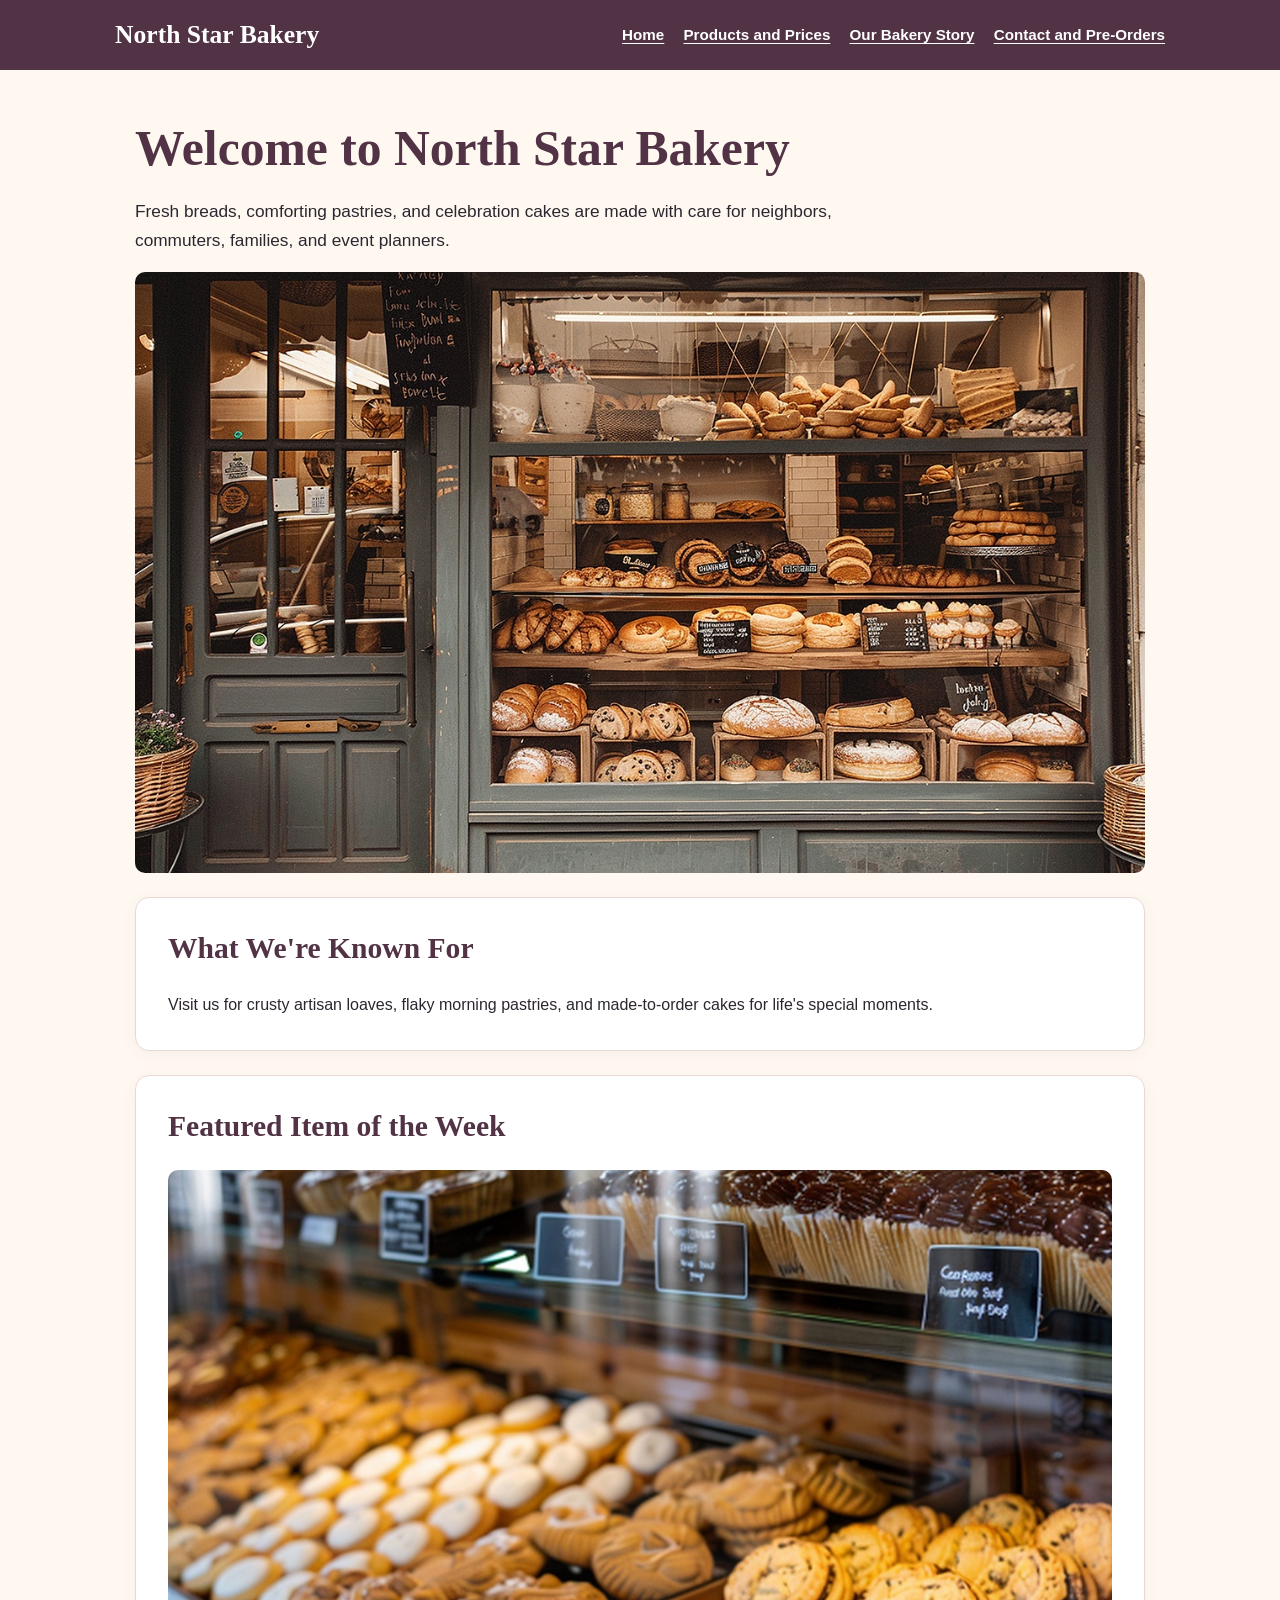
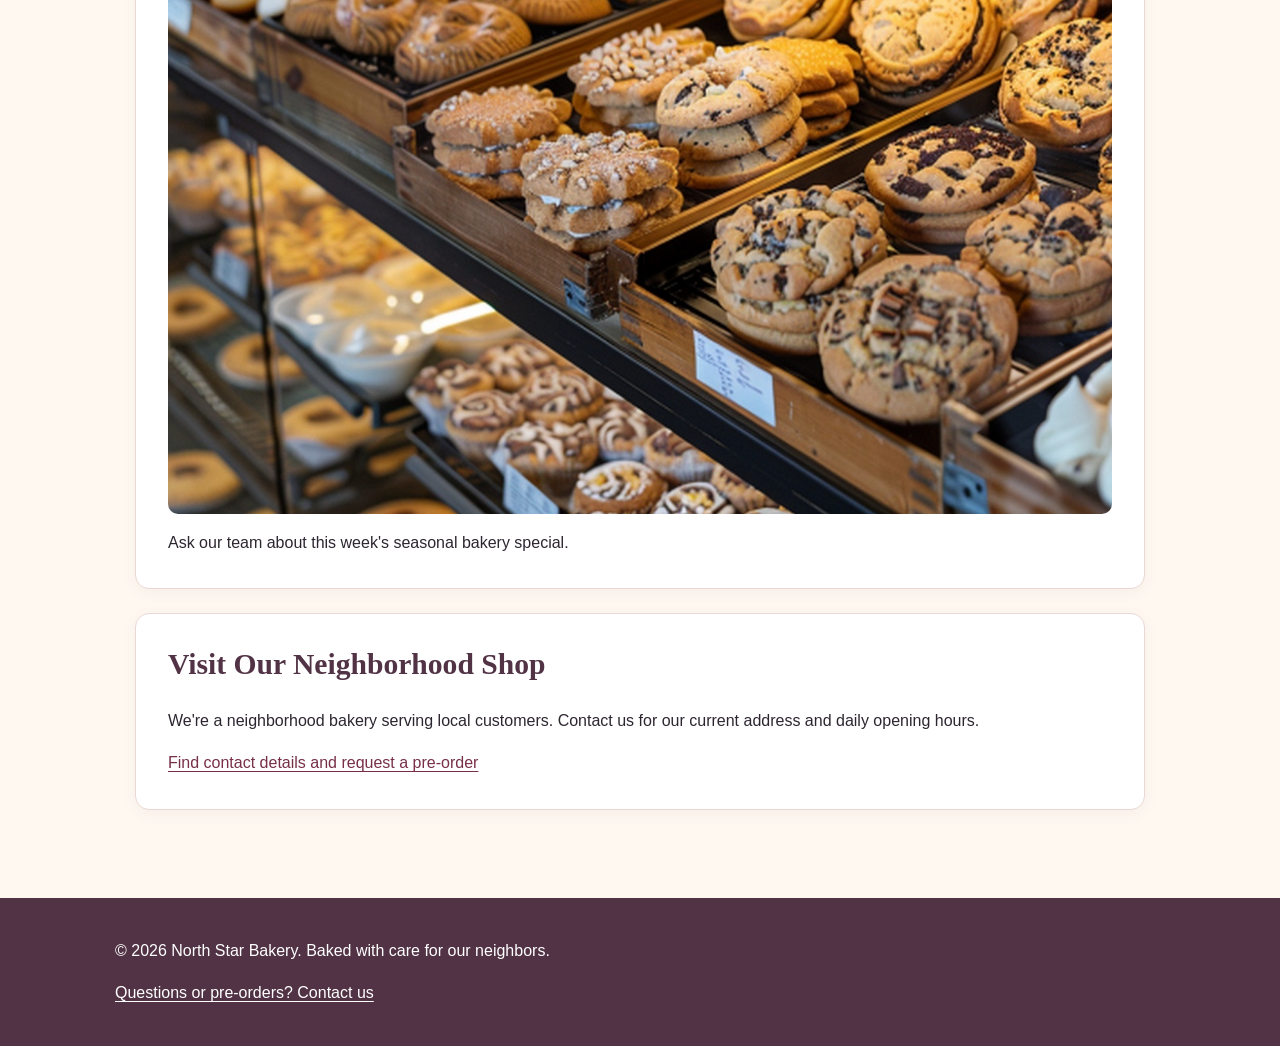
<file: index.html>
<!DOCTYPE html>
<html lang="en">
<head>
  <meta charset="UTF-8">
  <meta name="viewport" content="width=device-width, initial-scale=1.0">
  <title>Home | North Star Bakery</title>
  <link rel="stylesheet" href="styles.css">
</head>
<body>
  <header class="site-header">
    <a href="index.html" aria-label="North Star Bakery home">North Star Bakery</a>
  <nav aria-label="Main navigation" class="site-nav">
    <a href="index.html">Home</a>
    <a href="products.html">Products and Prices</a>
    <a href="about.html">Our Bakery Story</a>
    <a href="contact.html">Contact and Pre-Orders</a>
  </nav>
  </header>
  <main class="container">
    <h1>Welcome to North Star Bakery</h1>
    <p>Fresh breads, comforting pastries, and celebration cakes are made
       with care for neighbors, commuters, families, and event planners.</p>
    <img src="bakery-storefront.jpg"
         alt="Front entrance of North Star Bakery welcoming neighborhood guests"
         >
    <section class="content-card" aria-labelledby="favorites">
      <h2 id="favorites">What We're Known For</h2>
      <p>Visit us for crusty artisan loaves, flaky morning pastries,
         and made-to-order cakes for life's special moments.</p>
    </section>
    <section class="content-card" aria-labelledby="featured">
      <h2 id="featured">Featured Item of the Week</h2>
      <picture>
        <source media="(max-width: 600px)" srcset="bakery-feature-small.jpg">
        <img src="bakery-feature-large.jpg"
             alt="Freshly baked featured pastry displayed on a bakery counter"
             >
      </picture>
      <p>Ask our team about this week's seasonal bakery special.</p>
    </section>
    <section class="content-card" aria-labelledby="visit">
      <h2 id="visit">Visit Our Neighborhood Shop</h2>
      <p>We're a neighborhood bakery serving local customers.
         Contact us for our current address and daily opening hours.</p>
      <p><a href="contact.html">Find contact details and request a pre-order</a></p>
    </section>
  </main>
  <footer class="site-footer">
    <p>&copy; 2026 North Star Bakery. Baked with care for our neighbors.</p>
    <p><a href="contact.html">Questions or pre-orders? Contact us</a></p>
  </footer>
</body>
</html>
</file>
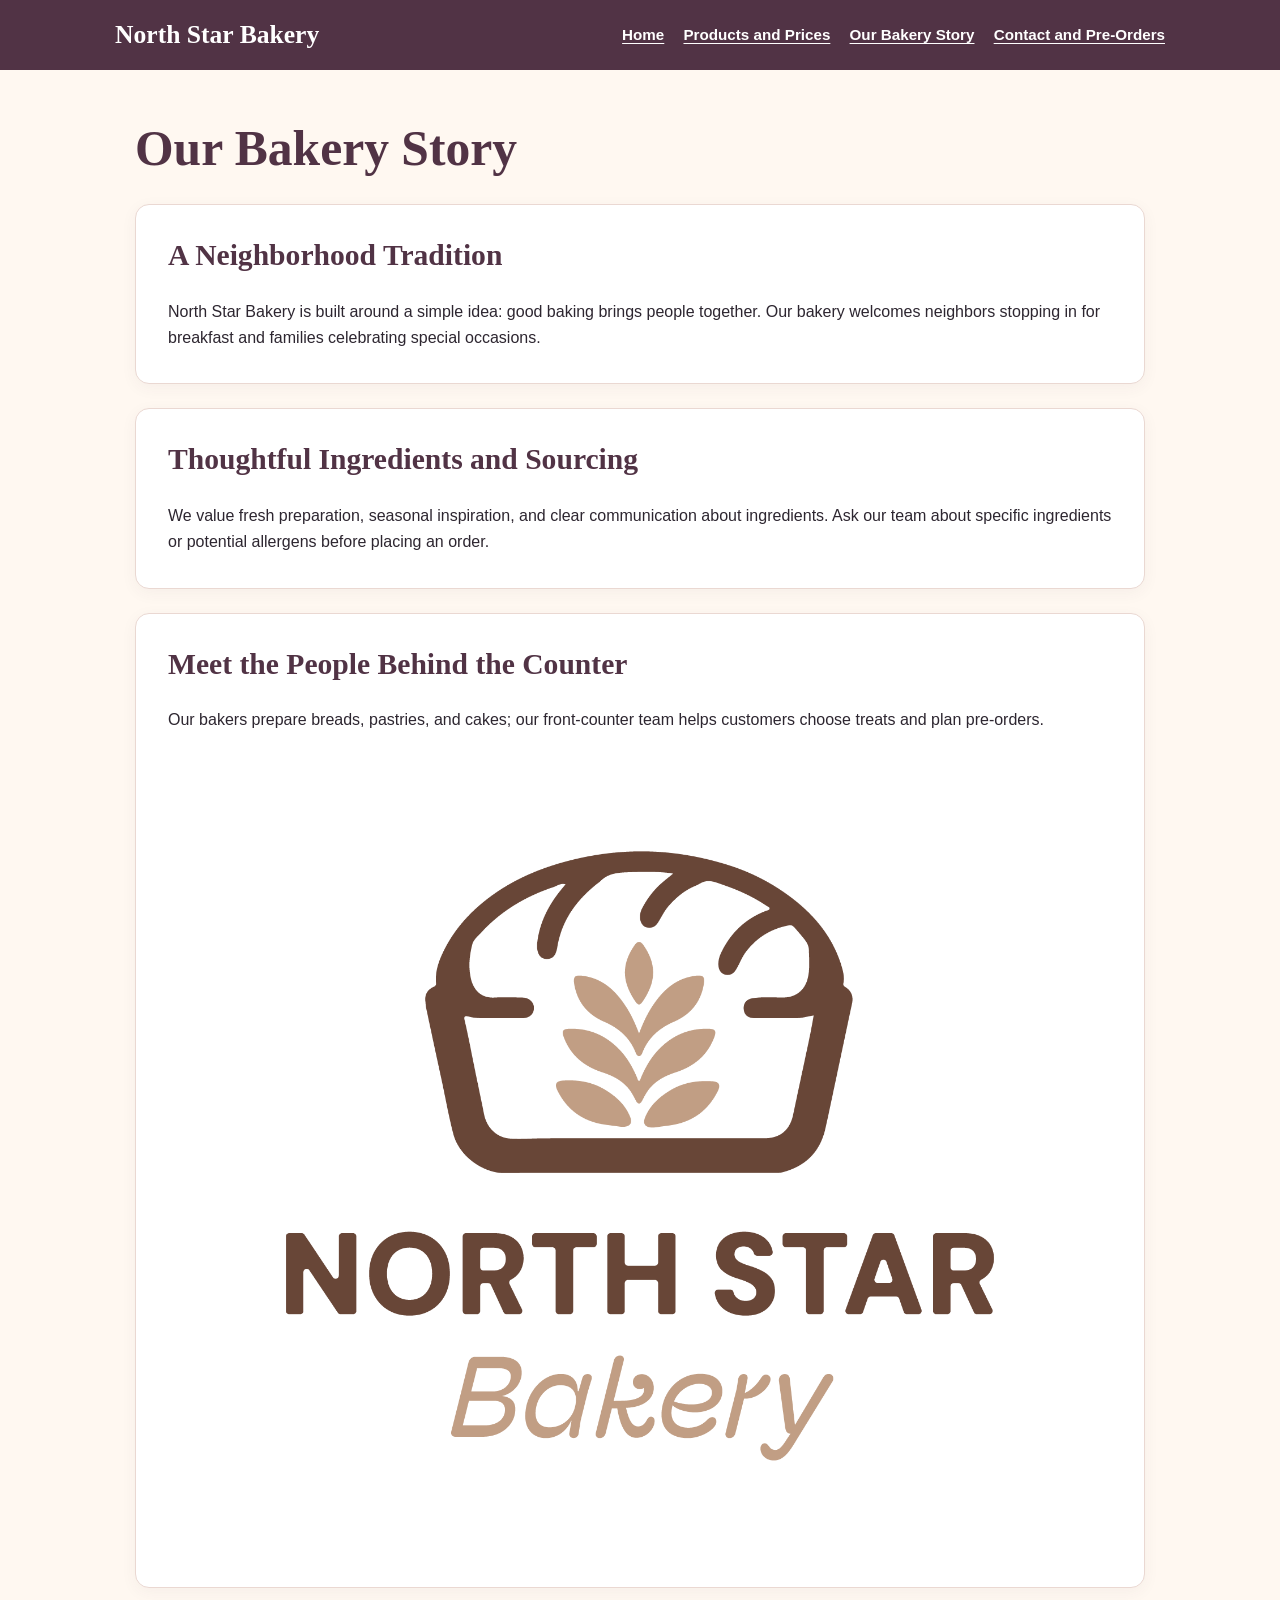
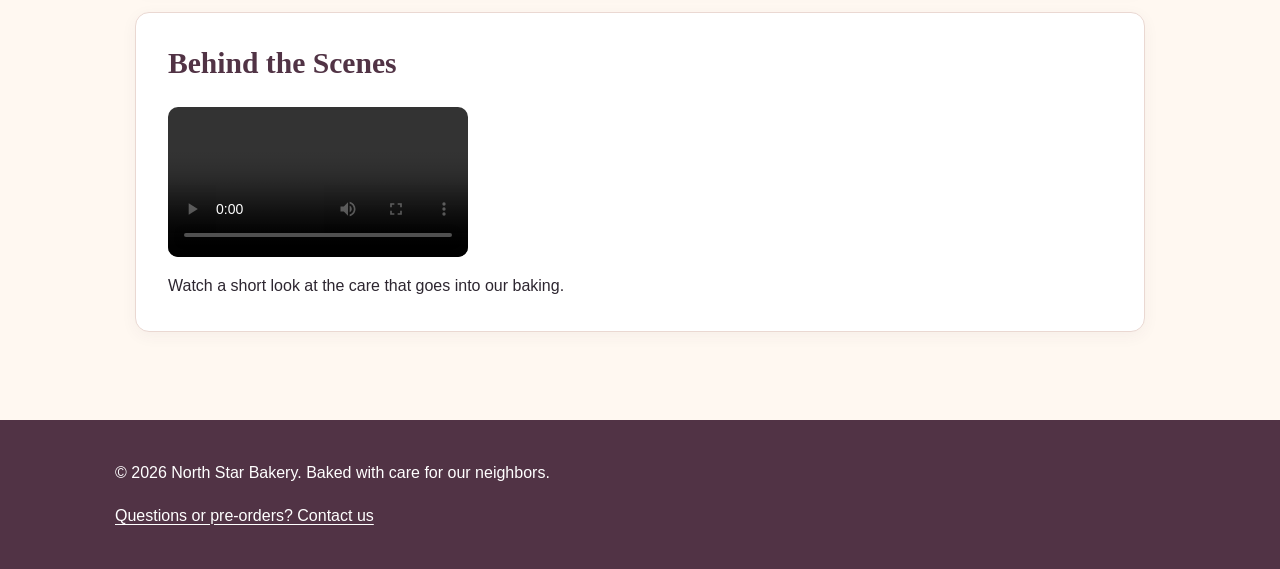
<file: about.html>
<!DOCTYPE html>
<html lang="en">
<head>
  <meta charset="UTF-8">
  <meta name="viewport" content="width=device-width, initial-scale=1.0">
  <title>About | North Star Bakery</title>
  <link rel="stylesheet" href="styles.css">
</head>
<body>
  <header class="site-header">
    <a href="index.html" aria-label="North Star Bakery home">North Star Bakery</a>
  <nav aria-label="Main navigation" class="site-nav">
    <a href="index.html">Home</a>
    <a href="products.html">Products and Prices</a>
    <a href="about.html">Our Bakery Story</a>
    <a href="contact.html">Contact and Pre-Orders</a>
  </nav>
  </header>
  <main class="container">
    <h1>Our Bakery Story</h1>
    <section class="content-card" aria-labelledby="story">
      <h2 id="story">A Neighborhood Tradition</h2>
      <p>North Star Bakery is built around a simple idea: good baking
         brings people together. Our bakery welcomes neighbors stopping
         in for breakfast and families celebrating special occasions.</p>
    </section>
    <section class="content-card" aria-labelledby="ingredients">
      <h2 id="ingredients">Thoughtful Ingredients and Sourcing</h2>
      <p>We value fresh preparation, seasonal inspiration, and clear
         communication about ingredients. Ask our team about specific
         ingredients or potential allergens before placing an order.</p>
    </section>
    <section class="content-card" aria-labelledby="team">
      <h2 id="team">Meet the People Behind the Counter</h2>
      <p>Our bakers prepare breads, pastries, and cakes; our front-counter
         team helps customers choose treats and plan pre-orders.</p>
      <img src="bakery-logo.png" alt="North Star Bakery business logo"
           >
    </section>
    <section class="content-card" aria-labelledby="behind-scenes">
      <h2 id="behind-scenes">Behind the Scenes</h2>
      <video controls preload="metadata" >
        <source src="bakery-behind-scenes.mp4" type="video/mp4">
        Your browser does not support HTML video.
        Please contact the bakery for information about our baking process.
      </video>
      <p>Watch a short look at the care that goes into our baking.</p>
    </section>
  </main>
  <footer class="site-footer">
    <p>&copy; 2026 North Star Bakery. Baked with care for our neighbors.</p>
    <p><a href="contact.html">Questions or pre-orders? Contact us</a></p>
  </footer>
</body>
</html>
</file>
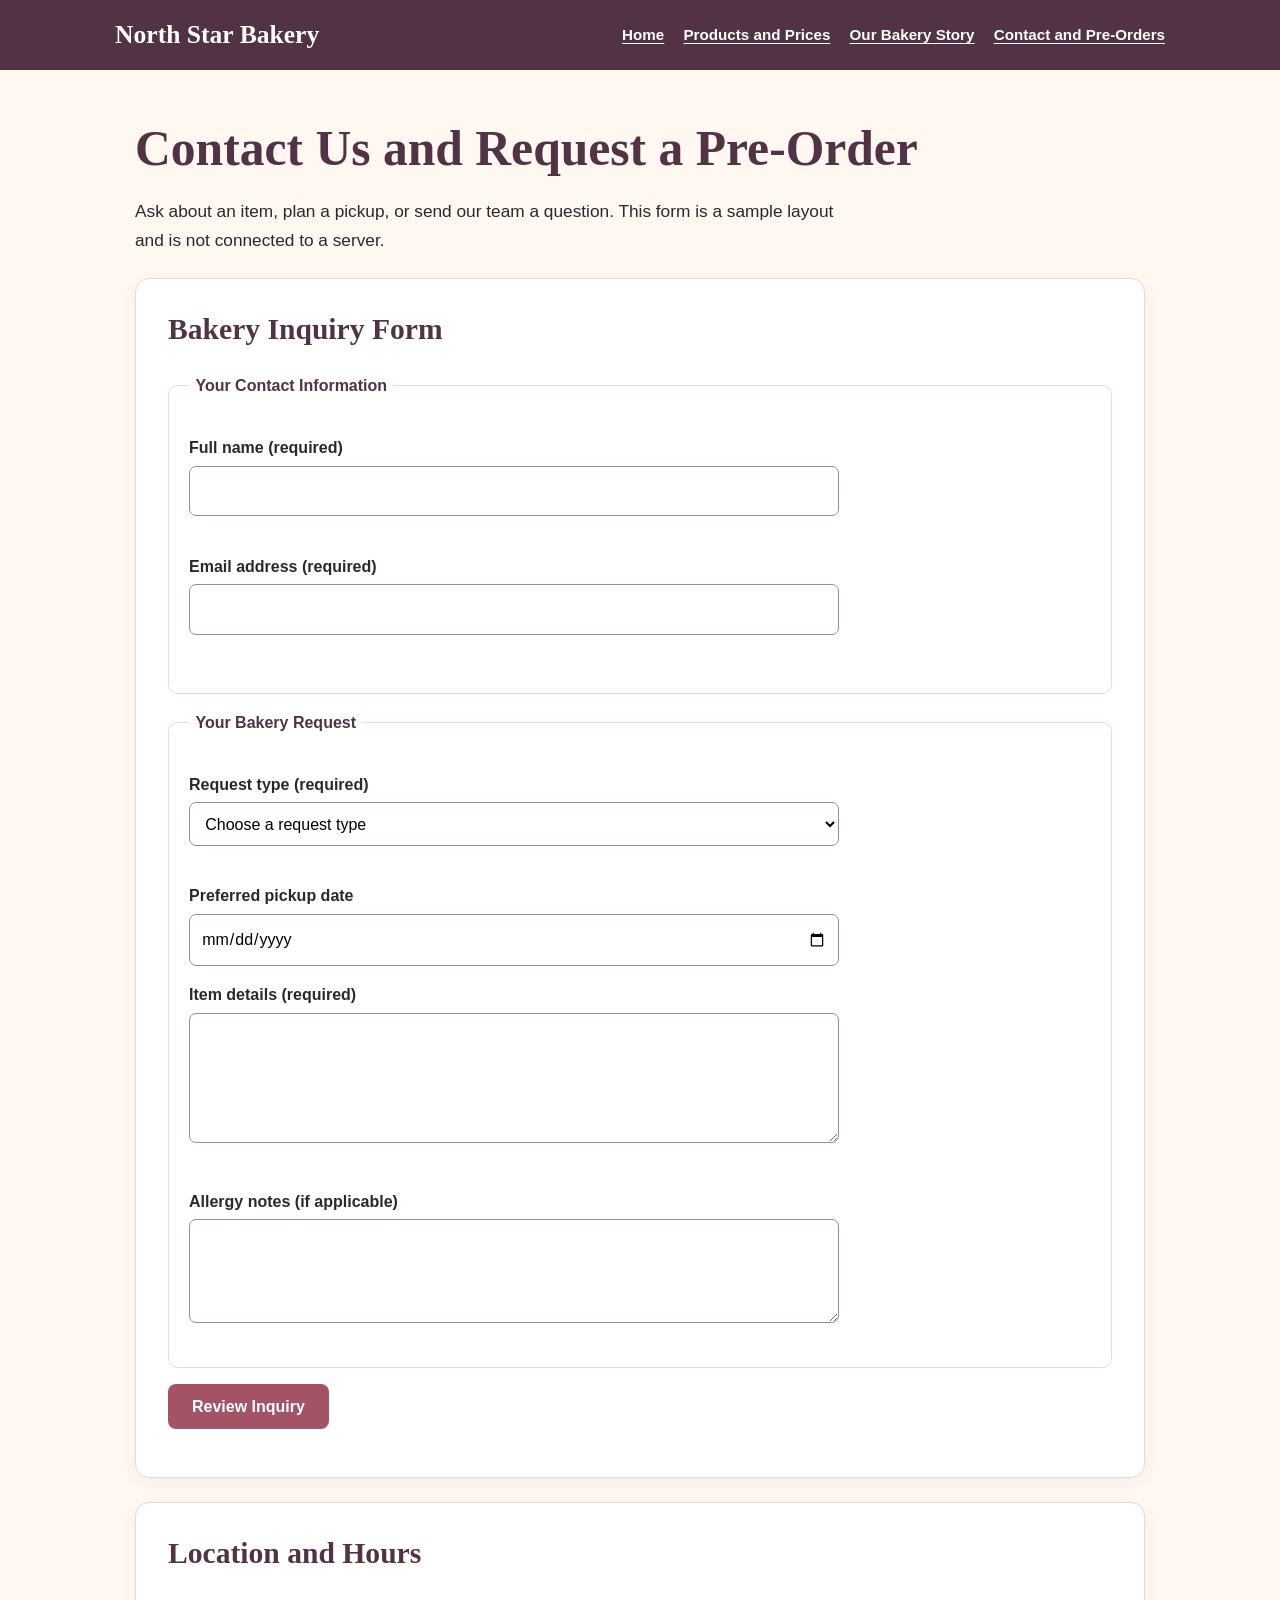
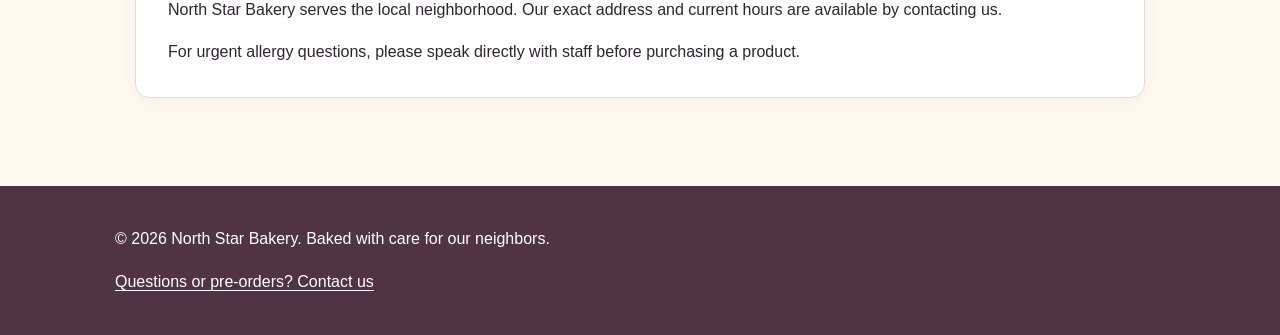
<file: contact.html>
<!DOCTYPE html>
<html lang="en">
<head>
  <meta charset="UTF-8">
  <meta name="viewport" content="width=device-width, initial-scale=1.0">
  <title>Contact | North Star Bakery</title>
  <link rel="stylesheet" href="styles.css">
</head>
<body>
  <header class="site-header">
    <a href="index.html" aria-label="North Star Bakery home">North Star Bakery</a>
  <nav aria-label="Main navigation" class="site-nav">
    <a href="index.html">Home</a>
    <a href="products.html">Products and Prices</a>
    <a href="about.html">Our Bakery Story</a>
    <a href="contact.html">Contact and Pre-Orders</a>
  </nav>
  </header>
  <main class="container">
    <h1>Contact Us and Request a Pre-Order</h1>
    <p>Ask about an item, plan a pickup, or send our team a question.
       This form is a sample layout and is not connected to a server.</p>
    <section class="content-card" aria-labelledby="inquiry">
      <h2 id="inquiry">Bakery Inquiry Form</h2>
      <form id="inquiry-form" action="#" method="get" novalidate>
        <fieldset class="form-group">
          <legend>Your Contact Information</legend>
          <p><label for="name">Full name (required)</label>
            <input type="text" id="name" name="name"
                   autocomplete="name" required minlength="2" aria-describedby="name-error">
            <span class="field-error" id="name-error" aria-live="polite"></span></p>
          <p><label for="email">Email address (required)</label>
            <input type="email" id="email" name="email"
                   autocomplete="email" required aria-describedby="email-error">
            <span class="field-error" id="email-error" aria-live="polite"></span></p>
        </fieldset>
        <fieldset class="form-group">
          <legend>Your Bakery Request</legend>
          <p><label for="request-type">Request type (required)</label>
            <select id="request-type" name="request_type" required>
              <option value="">Choose a request type</option>
              <option value="preorder">Pre-order</option>
              <option value="question">General question</option>
            </select><span class="field-error" id="request-type-error" aria-live="polite"></span></p>
          <p><label for="pickup">Preferred pickup date</label>
            <input type="date" id="pickup" name="pickup"></p>
          <p><label for="items">Item details (required)</label>
            <textarea id="items" name="items" rows="4"
                      required minlength="5" aria-describedby="items-error"></textarea>
            <span class="field-error" id="items-error" aria-live="polite"></span></p>
          <p><label for="allergies">Allergy notes (if applicable)</label>
            <textarea id="allergies" name="allergies" rows="3"></textarea></p>
        </fieldset>
        <button class="button" type="submit">Review Inquiry</button>
        <p id="form-result" role="status" aria-live="polite"></p>
      </form>
    </section>
    <section class="content-card" aria-labelledby="location">
      <h2 id="location">Location and Hours</h2>
      <p>North Star Bakery serves the local neighborhood.
         Our exact address and current hours are available by contacting us.</p>
      <p>For urgent allergy questions, please speak directly with staff
         before purchasing a product.</p>
    </section>
  </main>
  <footer class="site-footer">
    <p>&copy; 2026 North Star Bakery. Baked with care for our neighbors.</p>
    <p><a href="contact.html">Questions or pre-orders? Contact us</a></p>
  </footer>
  <script src="script.js" defer></script>
</body>
</html>
</file>
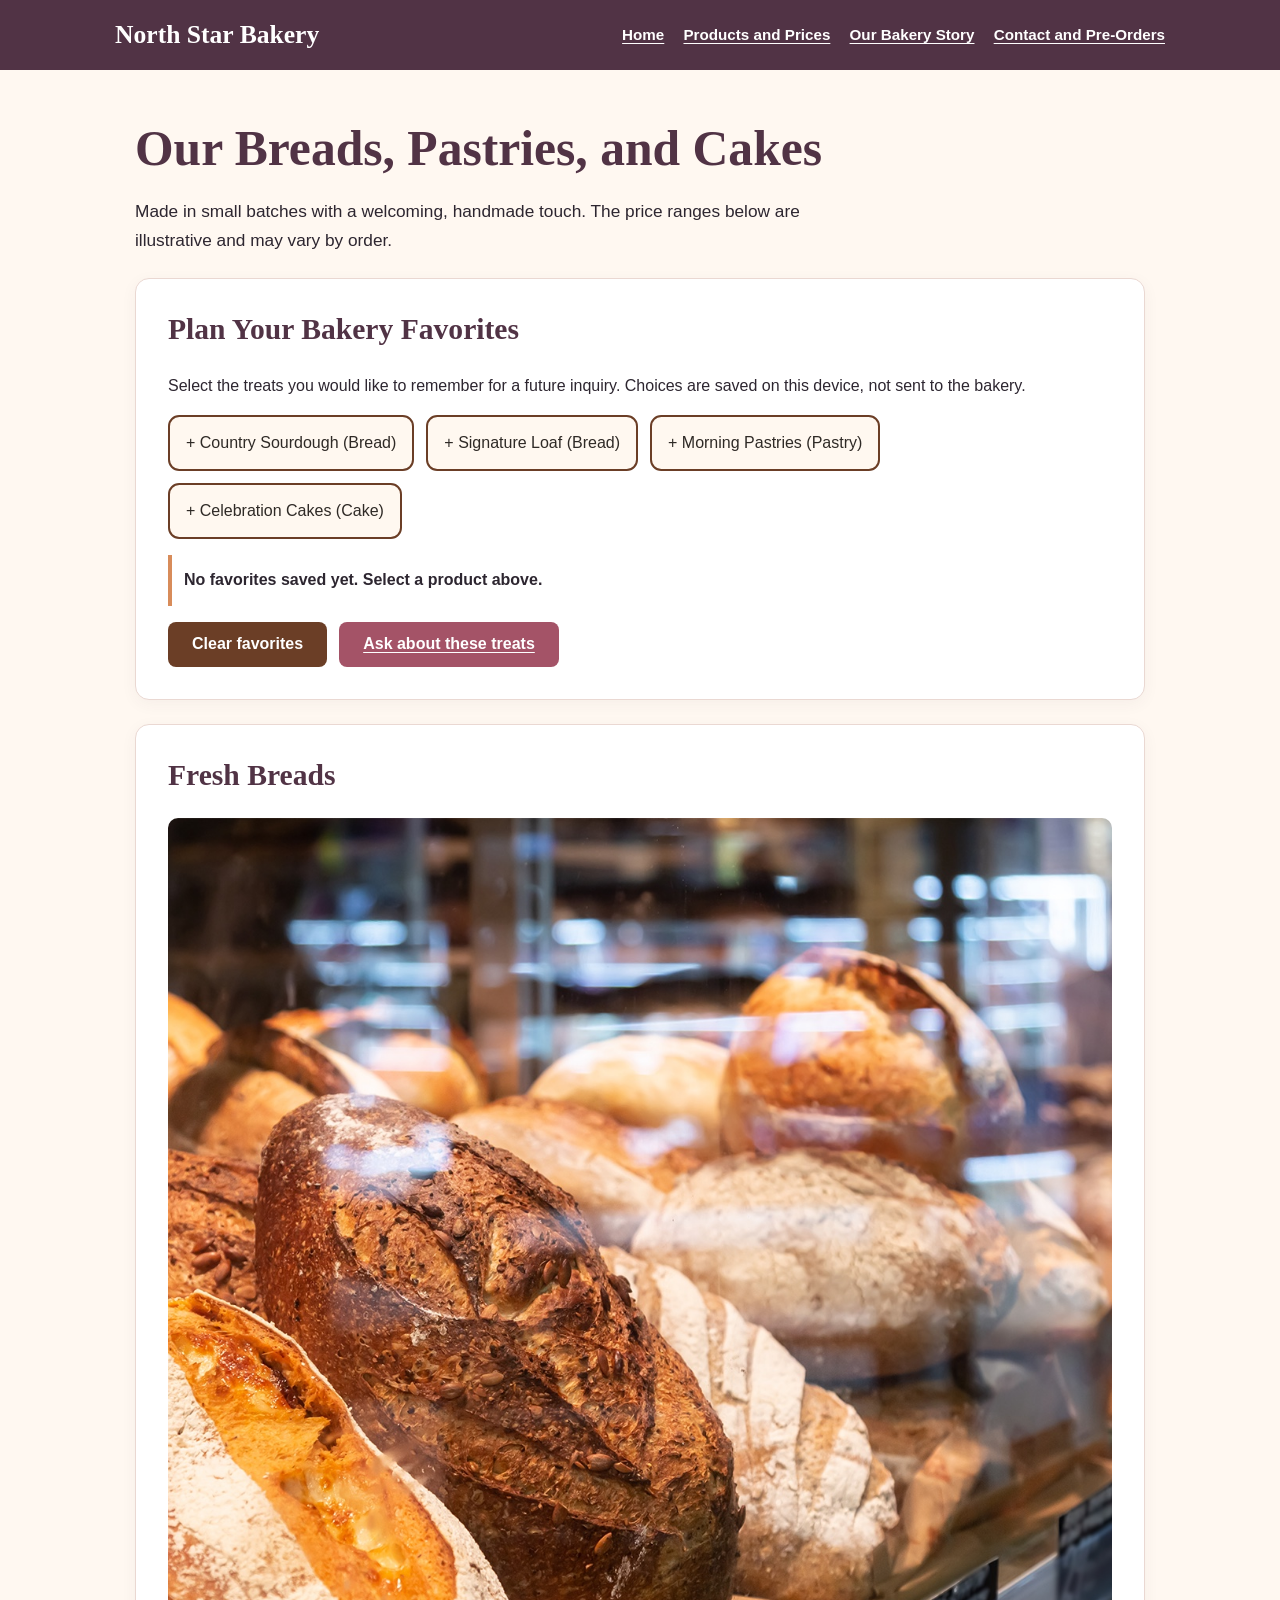
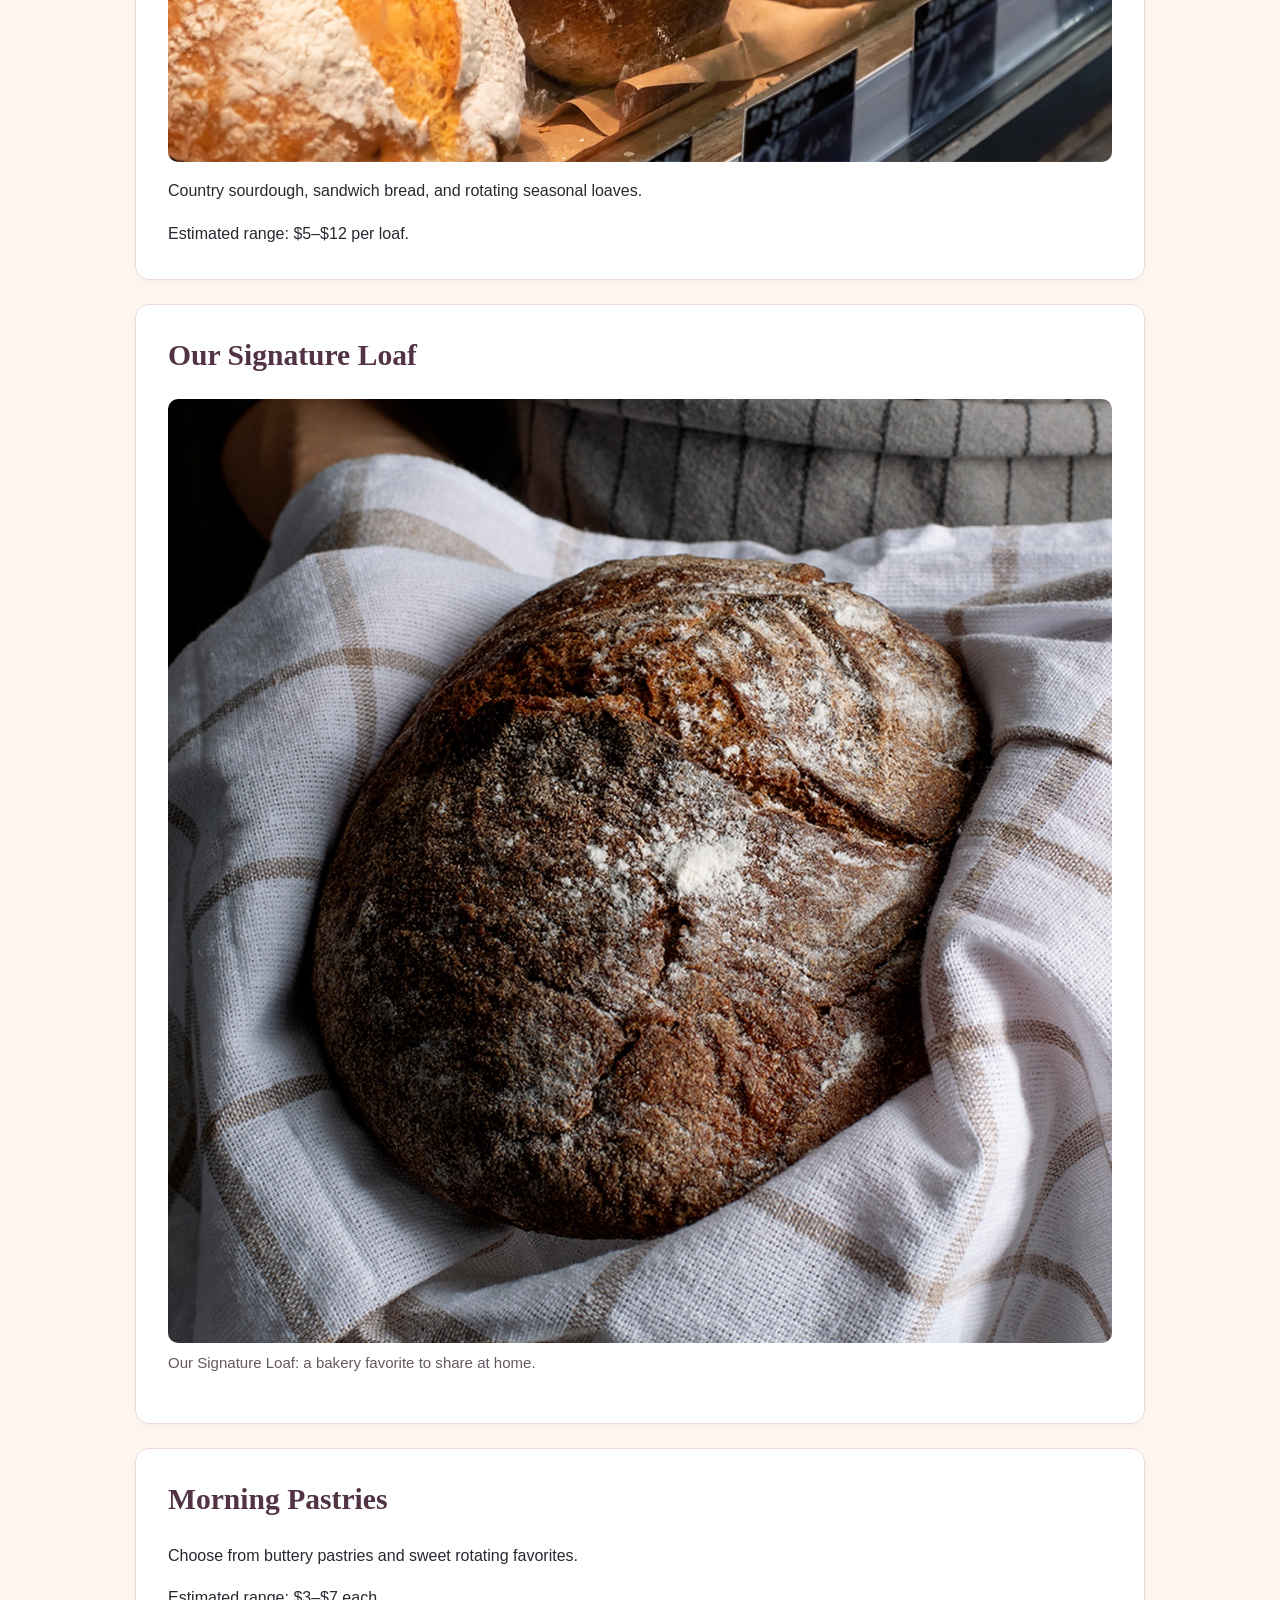
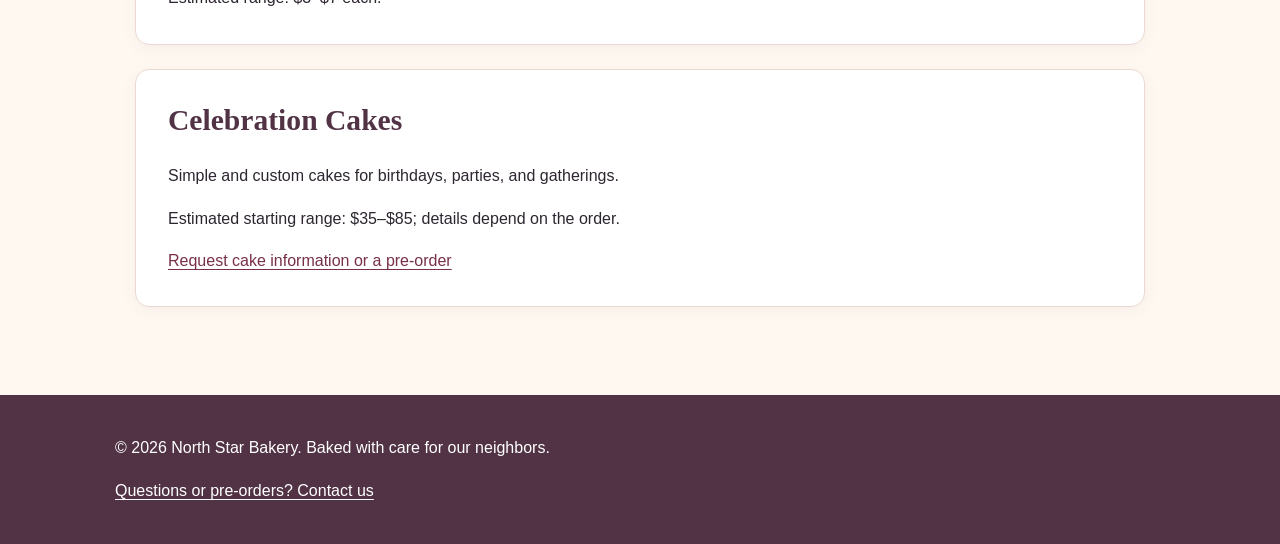
<file: products.html>
<!DOCTYPE html>
<html lang="en">
<head>
  <meta charset="UTF-8">
  <meta name="viewport" content="width=device-width, initial-scale=1.0">
  <title>Products | North Star Bakery</title>
  <link rel="stylesheet" href="styles.css">
</head>
<body>
  <header class="site-header">
    <a href="index.html" aria-label="North Star Bakery home">North Star Bakery</a>
  <nav aria-label="Main navigation" class="site-nav">
    <a href="index.html">Home</a>
    <a href="products.html">Products and Prices</a>
    <a href="about.html">Our Bakery Story</a>
    <a href="contact.html">Contact and Pre-Orders</a>
  </nav>
  </header>
  <main class="container">
    <h1>Our Breads, Pastries, and Cakes</h1>
    <p>Made in small batches with a welcoming, handmade touch.
       The price ranges below are illustrative and may vary by order.</p>

    <section class="content-card favorites-panel" aria-labelledby="favorite-heading">
      <h2 id="favorite-heading">Plan Your Bakery Favorites</h2>
      <p>Select the treats you would like to remember for a future inquiry. Choices are saved on this device, not sent to the bakery.</p>
      <div id="favorite-options" class="favorite-grid" role="group" aria-label="Bakery favorite selections"></div>
      <p id="favorite-result" class="selection-summary" aria-live="polite">Choose a product to build your favorites list.</p>
      <div class="favorite-actions"><button type="button" id="clear-favorites" class="button button-secondary">Clear favorites</button>
      <a class="button" href="contact.html">Ask about these treats</a></div>
    </section>
    <section class="content-card" aria-labelledby="breads">
      <h2 id="breads">Fresh Breads</h2>
      <img src="bakery-bread.jpg"
           alt="Selection of freshly baked artisan bread loaves"
           >
      <p>Country sourdough, sandwich bread, and rotating seasonal loaves.</p>
      <p>Estimated range: $5–$12 per loaf.</p>
    </section>
    <section class="content-card" aria-labelledby="signature">
      <h2 id="signature">Our Signature Loaf</h2>
      <figure>
        <img src="bakery-signature-loaf.jpg"
             alt="North Star Bakery's signature artisan loaf with a golden crust"
             >
        <figcaption>Our Signature Loaf: a bakery favorite to share at home.</figcaption>
      </figure>
    </section>
    <section class="content-card" aria-labelledby="pastries">
      <h2 id="pastries">Morning Pastries</h2>
      <p>Choose from buttery pastries and sweet rotating favorites.</p>
      <p>Estimated range: $3–$7 each.</p>
    </section>
    <section class="content-card" aria-labelledby="cakes">
      <h2 id="cakes">Celebration Cakes</h2>
      <p>Simple and custom cakes for birthdays, parties, and gatherings.</p>
      <p>Estimated starting range: $35–$85; details depend on the order.</p>
      <p><a href="contact.html">Request cake information or a pre-order</a></p>
    </section>
  </main>
  <footer class="site-footer">
    <p>&copy; 2026 North Star Bakery. Baked with care for our neighbors.</p>
    <p><a href="contact.html">Questions or pre-orders? Contact us</a></p>
  </footer>
  <script src="script.js" defer></script>
</body>
</html>
</file>
<file: styles.css>
/* North Star Bakery — Touchstone 3 visual design system */
:root { --plum:#513345; --rose:#a45367; --cream:#fff8f1; --ink:#2d2630; --muted:#655963; --border:#ead8d2; --white:#ffffff; }
* { box-sizing:border-box; }
html { scroll-behavior:smooth; }
body { margin:0; background:var(--cream); color:var(--ink); font:1rem/1.65 Arial, Helvetica, sans-serif; }
h1,h2,h3 { font-family:Georgia, 'Times New Roman', serif; line-height:1.25; color:var(--plum); }
h1 { font-size:clamp(2rem,4vw,3.1rem); margin:0 0 1rem; }
h2 { font-size:clamp(1.35rem,2.5vw,1.85rem); margin-top:0; }
a { color:#783047; text-underline-offset:3px; }
a:focus-visible,button:focus-visible,input:focus-visible,select:focus-visible,textarea:focus-visible { outline:3px solid #b04463; outline-offset:3px; }
.site-header { background:var(--plum); color:var(--white); padding:1.25rem max(1rem,calc((100vw - 1050px)/2)); display:flex; align-items:center; justify-content:space-between; flex-wrap:wrap; gap:1rem; }
.site-header > a { color:white; font:700 1.6rem Georgia,serif; text-decoration:none; }
.site-nav { display:flex; flex-wrap:wrap; gap:.5rem 1.2rem; }
.site-nav a { color:white; font-weight:bold; font-size:.95rem; }
.site-nav a:hover { color:#ffe3cf; }
.container { max-width:1050px; margin:0 auto; padding:3rem 1.25rem 4rem; }
.container > p { max-width:75ch; font-size:1.08rem; }
.content-card { background:var(--white); border:1px solid var(--border); border-radius:14px; padding:clamp(1.25rem,3vw,2rem); margin:1.5rem 0; box-shadow:0 4px 16px #5133450d; }
.content-card > p:last-child { margin-bottom:0; }
img,picture img,video { max-width:100%; height:auto; border-radius:10px; display:block; }
figure { margin:1rem 0; }
figcaption { color:var(--muted); font-size:.94rem; margin-top:.5rem; }
.form-group { border:1px solid var(--border); border-radius:10px; padding:1.25rem; margin:1rem 0; }
legend { color:var(--plum); font-weight:bold; padding:0 .4rem; }
label { display:block; font-weight:600; margin-bottom:.25rem; }
input,select,textarea { width:100%; max-width:650px; padding:.7rem; border:1px solid #9c8b91; border-radius:7px; background:white; font:inherit; }
textarea { resize:vertical; }
.button { background:var(--rose); border:0; color:white; font:700 1rem Arial,sans-serif; padding:.85rem 1.5rem; border-radius:8px; cursor:pointer; }
.button:hover { background:var(--plum); }
.site-footer { background:var(--plum); color:white; padding:1.5rem max(1rem,calc((100vw - 1050px)/2)); }
.site-footer a { color:white; }
@media (max-width:650px) { .site-header { display:block; padding:1rem; } .site-header > a { display:block; margin-bottom:.8rem; } .site-nav { flex-direction:column; gap:.4rem; } .container { padding:2rem 1rem; } .content-card { margin:1rem 0; } }
@media (prefers-reduced-motion:reduce) { html { scroll-behavior:auto; } }

/* Touchstone 4: interactive bakery favorites and accessible field errors */
.favorite-grid { display: flex; flex-wrap: wrap; gap: .75rem; margin: 1rem 0; }
.favorite-choice { display: inline-flex; align-items: center; gap: .55rem; padding: .8rem 1rem; border: 2px solid #6B3E26; border-radius: .7rem; background: #FFF8F0; color: #2F2A26; font: inherit; cursor: pointer; }
.favorite-choice[aria-pressed="true"] { background: #6B3E26; color: #FFF8F0; }
.favorite-choice:focus-visible, .button:focus-visible { outline: 3px solid #D88C5A; outline-offset: 3px; }
.selection-summary { font-weight: 700; padding: .75rem; border-left: 4px solid #D88C5A; }
.favorite-actions { display:flex; flex-wrap:wrap; gap:.75rem; align-items:center; }
.button-secondary { background: #6B3E26; }
.field-error { display:block; color: #8B1E1E; font-weight: 700; font-size: .95rem; margin-top: .3rem; min-height: 1.1em; }
[aria-invalid="true"] { border: 2px solid #8B1E1E !important; }
#form-result { font-weight: 700; }
@media (max-width: 600px) { .favorite-grid { flex-direction: column; } .favorite-choice { width:100%; } }
</file>
